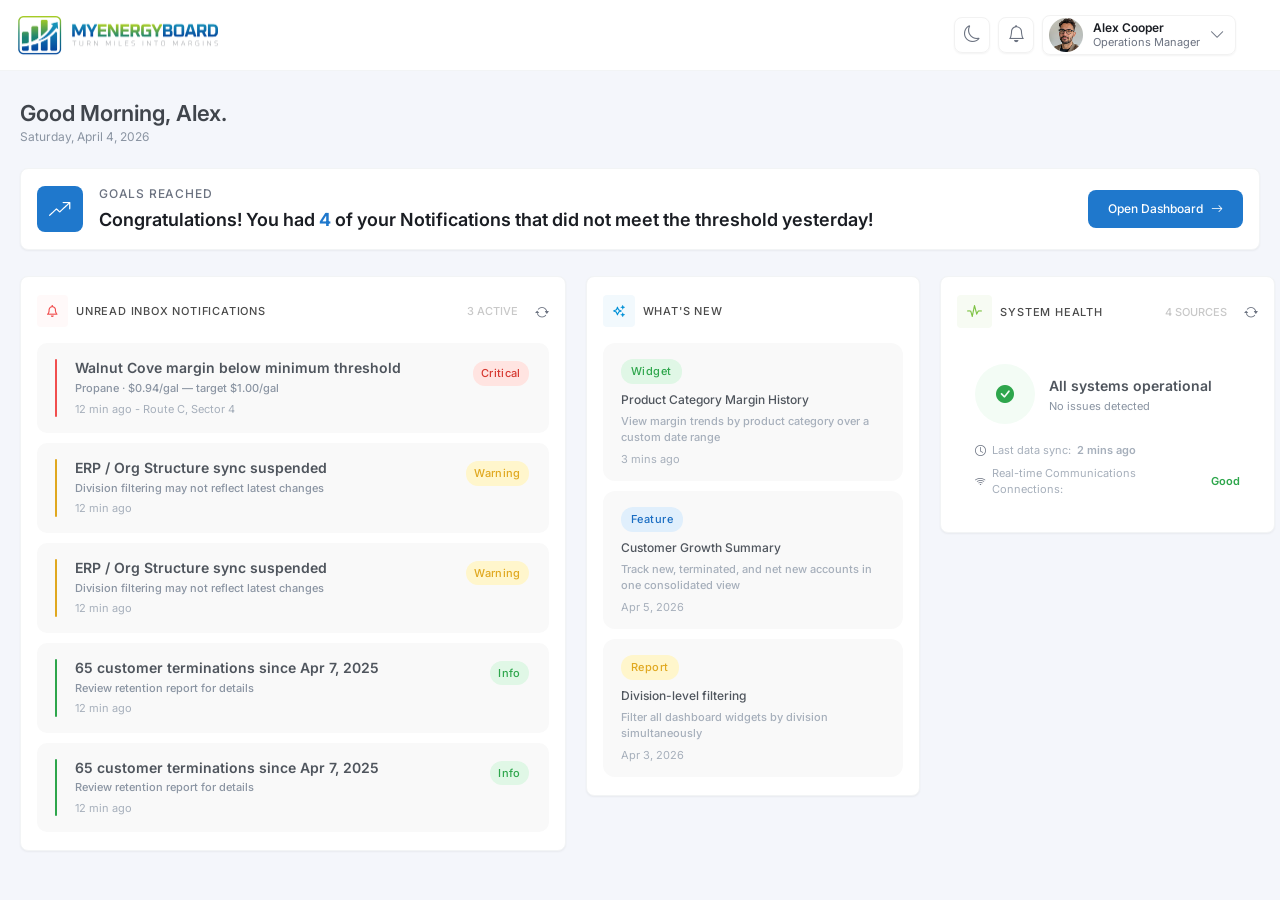
<file: index.html>
﻿<!DOCTYPE html>

<html lang="en" xmlns="http://www.w3.org/1999/xhtml">
<head>
    <meta charset="utf-8" />
  <meta name="viewport" content="width=device-width, initial-scale=1.0"/>
    <title>My Energy Board - Dashboard</title>
  <!-- Bootstrap 5 -->
  <link href="https://cdn.jsdelivr.net/npm/bootstrap@5.3.3/dist/css/bootstrap.min.css" rel="stylesheet"/>
  <!-- Bootstrap Icons -->
  <link href="https://cdn.jsdelivr.net/npm/bootstrap-icons@1.11.3/font/bootstrap-icons.min.css" rel="stylesheet"/>
  <!-- Google Fonts -->
  <link href="https://fonts.googleapis.com/css2?family=Inter:wght@400;500;600;700&display=swap" rel="stylesheet"/>
<link rel="stylesheet" href="css/style.css">
</head>
<body>


<!-- ═══════════════════════════════ TOP BAR ═══════════════════════════════ -->
<nav class="topbar">
  <!-- Logo -->
  <div class="logo-wrap">
    <div class="logo-icon">
    <img src="images/logo.png">
    </div>
   <!-- <span class="logo-text">My Energy Board</span>-->
  </div>

 <!-- <div class="topbar-divider"></div>-->

  <!-- Sidebar toggle -->
  <!--<button class="sidebar-toggle">
  <img src="images/logo-side-icon.png">
  </button>-->

  <!-- Right controls -->
  <div class="topbar-right">
    <!-- Dark mode toggle -->
    <button class="icon-btn" title="Toggle theme">
      <i class="bi bi-moon"></i>
    </button>

    <!-- Notifications -->
    <button class="icon-btn position-relative" title="Notifications">
      <i class="bi bi-bell"></i>
<!--      <span class="position-absolute top-0 start-100 translate-middle badge rounded-pill bg-danger"
            style="font-size:9px;padding:3px 5px;">3</span>-->
    </button>

    <!-- User Dropdown -->
    <div class="dropdown user-dropdown">
      <button class="dropdown-toggle" data-bs-toggle="dropdown" aria-expanded="false">
        <div class="avatar"><img src="images/user-profile-pic.png"></div>
        <div class="user-info">
          <div class="u-name">Alex Cooper</div>
          <div class="u-role">Operations Manager</div>
        </div>
        <i class="bi bi-chevron-down caret-icon"></i>
      </button>
      <ul class="dropdown-menu dropdown-menu-end">
        <li><a class="dropdown-item" href="#"><i class="bi bi-person"></i> My Profile</a></li>
        <li><a class="dropdown-item" href="#"><i class="bi bi-gear"></i> Settings</a></li>
        <li><a class="dropdown-item" href="#"><i class="bi bi-shield-lock"></i> Security</a></li>
        <li><hr class="dropdown-divider"></li>
        <li><a class="dropdown-item text-danger" href="#"><i class="bi bi-box-arrow-right"></i> Sign out</a></li>
      </ul>
    </div>
  </div>
</nav>



<!-- ═══════════════════════════════ SIDEBAR ═══════════════════════════════ -->
<aside class="sidebar">
  <a href="#" class="nav-item active">
    <div class="nav-icon-wrap"><i class="bi bi-house-door"></i></div>
    <span class="nav-label">Home</span>
  </a>
  <a href="#" class="nav-item">
    <div class="nav-icon-wrap"><i class="bi bi-graph-up-arrow"></i></div>
    <span class="nav-label">Dashboard</span>
  </a>
  <a href="#" class="nav-item">
    <div class="nav-icon-wrap"><i class="bi bi-bookmarks"></i></div>
    <span class="nav-label">My Items</span>
  </a>
  <a href="#" class="nav-item">
    <div class="nav-icon-wrap"><i class="bi bi-bell"></i></div>
    <span class="nav-label">Notifications</span>
  </a>
  <a href="#" class="nav-item">
    <div class="nav-icon-wrap"><i class="bi bi-file-earmark-text"></i></div>
    <span class="nav-label">Reports</span>
  </a>
  <a href="#" class="nav-item">
    <div class="nav-icon-wrap"><i class="bi bi-droplet-half"></i></div>
    <span class="nav-label">Tanks</span>
  </a>
  <a href="#" class="nav-item">
    <div class="nav-icon-wrap"><i class="bi bi-sliders"></i></div>
    <span class="nav-label">Administration</span>
  </a>
    <a href="#" class="nav-item">
      <div class="nav-icon-wrap"><i class="bi bi-gear"></i></div>
      <span class="nav-label">System Administration</span>
  </a>

<!--  <div class="sidebar-bottom">
    <a href="#" class="nav-item">
      <div class="nav-icon-wrap"><i class="bi bi-gear"></i></div>
      <span class="nav-label">Settings</span>
    </a>
  </div>-->
</aside>



<!-- ═══════════════════════════════ MAIN ══════════════════════════════════ -->
<main class="main-content">

  <!-- Greeting -->
  <div class="greeting mb-0">
    <h2>Good Morning, Alex.</h2>
    <p>Saturday, April 4, 2026</p>
  </div>

  <!-- Goals Banner -->
  <div class="goals-banner">
    <div class="goals-icon">
     <!-- <i class="bi bi-graph-up-arrow"></i>-->
    <img src="images/goal-graph-arrow.png"></div>
    <div class="goals-text">
      <small>Goals Reached</small>
      Congratulations! You had <span class="highlight">4</span> of your Notifications that did not meet the threshold yesterday!
    </div>
    <button class="btn-open-dash">
      Open Dashboard <i class="bi bi-arrow-right"></i>
    </button>
  </div>

  <!-- 3-Column Grid -->
  <div class="dash-grid">

    <!-- ── COLUMN 1: Inbox Notifications ── -->
    <div class="dash-card">
      <div class="card-header-row">
<!--        <i class="bi bi-bell ch-icon-red"></i>-->
    <img src="images/bell-icon-red.png" class="ch-icon-red">        
        <span class="ch-title">Unread Inbox Notifications</span>
        <span class="ch-badge">3 Active</span>
        <button class="refresh-btn"><i class="bi bi-arrow-repeat"></i></button>
      </div>
      <ul class="notif-list">

        <li class="notif-item critical">
          <div class="notif-accent"></div>
          <div class="notif-inner">
            <div class="notif-body">
              <div class="notif-title">Walnut Cove margin below minimum threshold</div>
              <div class="notif-sub">Propane · $0.94/gal — target $1.00/gal</div>
              <div class="notif-time">12 min ago - Route C, Sector 4</div>
            </div>
            <div class="notif-pill-wrap"><span class="status-pill pill-critical">Critical</span></div>
          </div>
        </li>

        <li class="notif-item warning">
          <div class="notif-accent"></div>
          <div class="notif-inner">
            <div class="notif-body">
              <div class="notif-title">ERP / Org Structure sync suspended</div>
              <div class="notif-sub">Division filtering may not reflect latest changes</div>
              <div class="notif-time">12 min ago</div>
            </div>
            <div class="notif-pill-wrap"><span class="status-pill pill-warning">Warning</span></div>
          </div>
        </li>

        <li class="notif-item warning">
          <div class="notif-accent"></div>
          <div class="notif-inner">
            <div class="notif-body">
              <div class="notif-title">ERP / Org Structure sync suspended</div>
              <div class="notif-sub">Division filtering may not reflect latest changes</div>
              <div class="notif-time">12 min ago</div>
            </div>
            <div class="notif-pill-wrap"><span class="status-pill pill-warning">Warning</span></div>
          </div>
        </li>

        <li class="notif-item info">
          <div class="notif-accent"></div>
          <div class="notif-inner">
            <div class="notif-body">
              <div class="notif-title">65 customer terminations since Apr 7, 2025</div>
              <div class="notif-sub">Review retention report for details</div>
              <div class="notif-time">12 min ago</div>
            </div>
            <div class="notif-pill-wrap"><span class="status-pill pill-info">Info</span></div>
          </div>
        </li>

        <li class="notif-item info">
          <div class="notif-accent"></div>
          <div class="notif-inner">
            <div class="notif-body">
              <div class="notif-title">65 customer terminations since Apr 7, 2025</div>
              <div class="notif-sub">Review retention report for details</div>
              <div class="notif-time">12 min ago</div>
            </div>
            <div class="notif-pill-wrap"><span class="status-pill pill-info">Info</span></div>
          </div>
        </li>

      </ul>
    </div>

    <!-- ── COLUMN 2: What's New ── -->
    <div class="dash-card">
      <div class="card-header-row">
<!--        <i class="bi bi-stars ch-icon-blue"></i>-->
    <img src="images/sparkles-whats-news-icon.png" class="ch-icon-blue">        
    <span class="ch-title">What's New</span>
      </div>
      <ul class="news-list">

        <li class="news-item">
          <span class="news-tag tag-widget">Widget</span>
          <div class="news-title">Product Category Margin History</div>
          <div class="news-desc">View margin trends by product category over a custom date range</div>
          <div class="news-date">3 mins ago</div>
        </li>

        <li class="news-item">
          <span class="news-tag tag-feature">Feature</span>
          <div class="news-title">Customer Growth Summary</div>
          <div class="news-desc">Track new, terminated, and net new accounts in one consolidated view</div>
          <div class="news-date">Apr 5, 2026</div>
        </li>

        <li class="news-item">
          <span class="news-tag tag-report">Report</span>
          <div class="news-title">Division-level filtering</div>
          <div class="news-desc">Filter all dashboard widgets by division simultaneously</div>
          <div class="news-date">Apr 3, 2026</div>
        </li>

      </ul>
    </div>

    <!-- ── COLUMN 3: System Health ── -->
    <div class="dash-card">
      <div class="card-header-row">
<!--        <i class="bi bi-activity ch-icon-green"></i>-->
    <img src="images/wave-pulse.png" class="ch-icon-green">        
        <span class="ch-title">System Health</span>
        <span class="ch-badge">4 Sources</span>
        <button class="refresh-btn"><i class="bi bi-arrow-repeat"></i></button>
      </div>
      <div class="health-body">
        <div class="health-status">
          <div class="health-circle">
            <i class="bi bi-check-circle-fill"></i>
          </div>
          <div>
            <div class="health-label">All systems operational</div>
            <div class="health-sub">No issues detected</div>
          </div>
        </div>
        <div class="health-meta">
          <p>
            <i class="bi bi-clock" style="color:var(--text-muted);"></i>
            Last data sync: <span class="mono">2 mins ago</span>
          </p>
          <p>
            <i class="bi bi-wifi" style="color:var(--text-muted);"></i>
            Real-time Communications Connections:&nbsp;<span class="good">Good</span>
          </p>
        </div>
      </div>
    </div>

  </div><!-- /dash-grid -->
</main>



<!-- Bootstrap 5 JS -->
<script src="https://cdn.jsdelivr.net/npm/bootstrap@5.3.3/dist/js/bootstrap.bundle.min.js"></script>
</body>
</html>
</file>
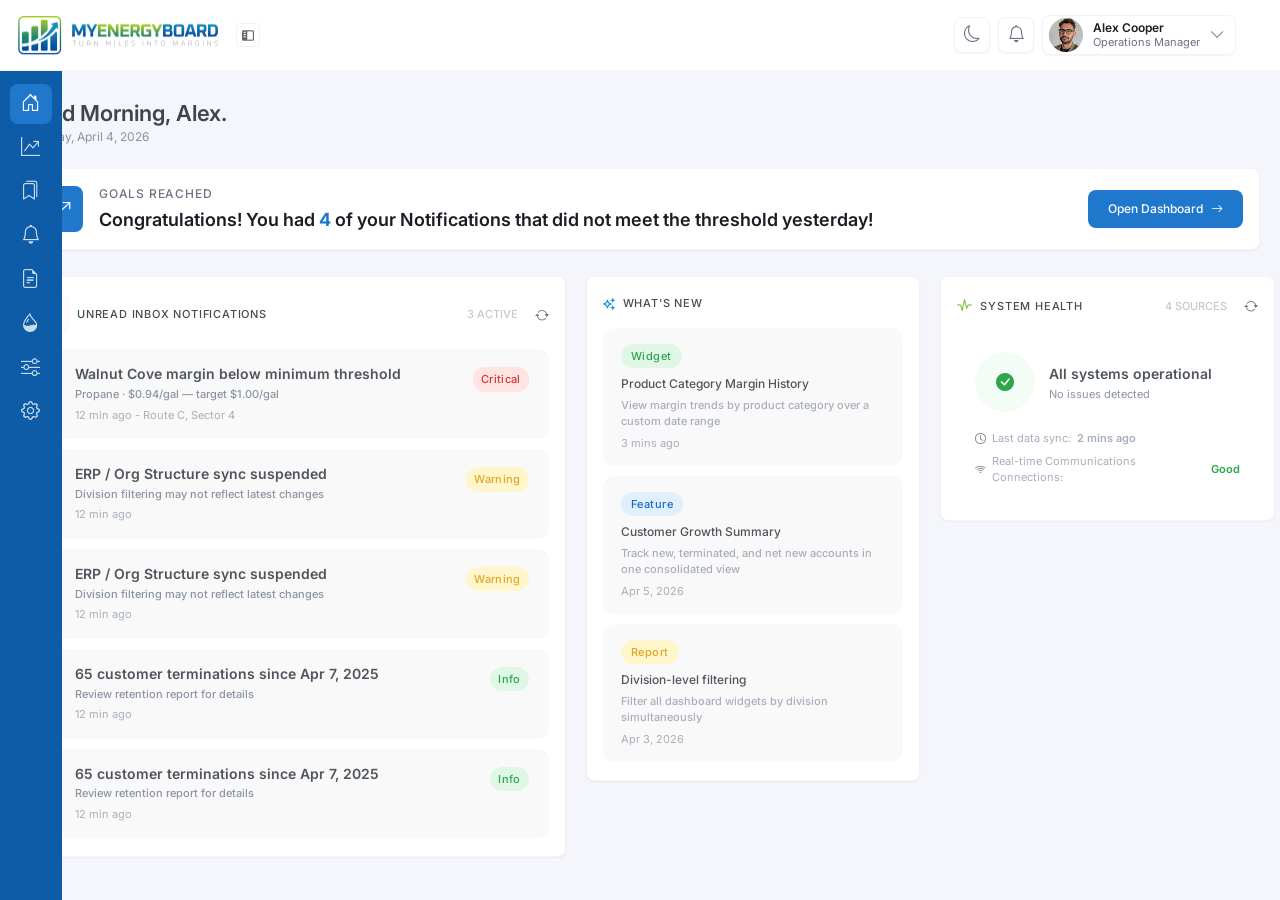
<file: index-sidebar.html>
﻿<!DOCTYPE html>

<html lang="en" xmlns="http://www.w3.org/1999/xhtml">
<head>
    <meta charset="utf-8" />
  <meta name="viewport" content="width=device-width, initial-scale=1.0"/>
    <title>My Energy Board - Dashboard</title>
  <!-- Bootstrap 5 -->
  <link href="https://cdn.jsdelivr.net/npm/bootstrap@5.3.3/dist/css/bootstrap.min.css" rel="stylesheet"/>
  <!-- Bootstrap Icons -->
  <link href="https://cdn.jsdelivr.net/npm/bootstrap-icons@1.11.3/font/bootstrap-icons.min.css" rel="stylesheet"/>
  <!-- Google Fonts -->
  <link href="https://fonts.googleapis.com/css2?family=Inter:wght@400;500;600;700&display=swap" rel="stylesheet"/>
<link rel="stylesheet" href="css/style.css">
<style type="text/css">
    .sidebar {display:block !important;}
    </style>
</head>
<body>


<!-- ═══════════════════════════════ TOP BAR ═══════════════════════════════ -->
<nav class="topbar">
  <!-- Logo -->
  <div class="logo-wrap">
    <div class="logo-icon">
    <img src="images/logo.png">
    </div>
   <!-- <span class="logo-text">My Energy Board</span>-->
  </div>

 <!-- <div class="topbar-divider"></div>-->

  <!-- Sidebar toggle -->
  <button class="sidebar-toggle">
  <img src="images/logo-side-icon.png">
  </button>

  <!-- Right controls -->
  <div class="topbar-right">
    <!-- Dark mode toggle -->
    <button class="icon-btn" title="Toggle theme">
      <i class="bi bi-moon"></i>
    </button>

    <!-- Notifications -->
    <button class="icon-btn position-relative" title="Notifications">
      <i class="bi bi-bell"></i>
<!--      <span class="position-absolute top-0 start-100 translate-middle badge rounded-pill bg-danger"
            style="font-size:9px;padding:3px 5px;">3</span>-->
    </button>

    <!-- User Dropdown -->
    <div class="dropdown user-dropdown">
      <button class="dropdown-toggle" data-bs-toggle="dropdown" aria-expanded="false">
        <div class="avatar"><img src="images/user-profile-pic.png"></div>
        <div class="user-info">
          <div class="u-name">Alex Cooper</div>
          <div class="u-role">Operations Manager</div>
        </div>
        <i class="bi bi-chevron-down caret-icon"></i>
      </button>
      <ul class="dropdown-menu dropdown-menu-end">
        <li><a class="dropdown-item" href="#"><i class="bi bi-person"></i> My Profile</a></li>
        <li><a class="dropdown-item" href="#"><i class="bi bi-gear"></i> Settings</a></li>
        <li><a class="dropdown-item" href="#"><i class="bi bi-shield-lock"></i> Security</a></li>
        <li><hr class="dropdown-divider"></li>
        <li><a class="dropdown-item text-danger" href="#"><i class="bi bi-box-arrow-right"></i> Sign out</a></li>
      </ul>
    </div>
  </div>
</nav>



<!-- ═══════════════════════════════ SIDEBAR ═══════════════════════════════ -->
<aside class="sidebar">
  <a href="#" class="nav-item active">
    <div class="nav-icon-wrap"><i class="bi bi-house-door"></i></div>
    <span class="nav-label">Home</span>
  </a>
  <a href="#" class="nav-item">
    <div class="nav-icon-wrap"><i class="bi bi-graph-up-arrow"></i></div>
    <span class="nav-label">Dashboard</span>
  </a>
  <a href="#" class="nav-item">
    <div class="nav-icon-wrap"><i class="bi bi-bookmarks"></i></div>
    <span class="nav-label">My Items</span>
  </a>
  <a href="#" class="nav-item">
    <div class="nav-icon-wrap"><i class="bi bi-bell"></i></div>
    <span class="nav-label">Notifications</span>
  </a>
  <a href="#" class="nav-item">
    <div class="nav-icon-wrap"><i class="bi bi-file-earmark-text"></i></div>
    <span class="nav-label">Reports</span>
  </a>
  <a href="#" class="nav-item">
    <div class="nav-icon-wrap"><i class="bi bi-droplet-half"></i></div>
    <span class="nav-label">Tanks</span>
  </a>
  <a href="#" class="nav-item">
    <div class="nav-icon-wrap"><i class="bi bi-sliders"></i></div>
    <span class="nav-label">Administration</span>
  </a>
    <a href="#" class="nav-item">
      <div class="nav-icon-wrap"><i class="bi bi-gear"></i></div>
      <span class="nav-label">System Administration</span>
  </a>

<!--  <div class="sidebar-bottom">
    <a href="#" class="nav-item">
      <div class="nav-icon-wrap"><i class="bi bi-gear"></i></div>
      <span class="nav-label">Settings</span>
    </a>
  </div>-->
</aside>



<!-- ═══════════════════════════════ MAIN ══════════════════════════════════ -->
<main class="main-content">

  <!-- Greeting -->
  <div class="greeting mb-0">
    <h2>Good Morning, Alex.</h2>
    <p>Saturday, April 4, 2026</p>
  </div>

  <!-- Goals Banner -->
  <div class="goals-banner">
    <div class="goals-icon">
     <!-- <i class="bi bi-graph-up-arrow"></i>-->
    <img src="images/goal-graph-arrow.png"></div>
    <div class="goals-text">
      <small>Goals Reached</small>
      Congratulations! You had <span class="highlight">4</span> of your Notifications that did not meet the threshold yesterday!
    </div>
    <button class="btn-open-dash">
      Open Dashboard <i class="bi bi-arrow-right"></i>
    </button>
  </div>

  <!-- 3-Column Grid -->
  <div class="dash-grid">

    <!-- ── COLUMN 1: Inbox Notifications ── -->
    <div class="dash-card">
      <div class="card-header-row">
        <i class="bi bi-bell ch-icon-red"></i>
        <span class="ch-title">Unread Inbox Notifications</span>
        <span class="ch-badge">3 Active</span>
        <button class="refresh-btn"><i class="bi bi-arrow-repeat"></i></button>
      </div>
      <ul class="notif-list">

        <li class="notif-item critical">
          <div class="notif-accent"></div>
          <div class="notif-inner">
            <div class="notif-body">
              <div class="notif-title">Walnut Cove margin below minimum threshold</div>
              <div class="notif-sub">Propane · $0.94/gal — target $1.00/gal</div>
              <div class="notif-time">12 min ago - Route C, Sector 4</div>
            </div>
            <div class="notif-pill-wrap"><span class="status-pill pill-critical">Critical</span></div>
          </div>
        </li>

        <li class="notif-item warning">
          <div class="notif-accent"></div>
          <div class="notif-inner">
            <div class="notif-body">
              <div class="notif-title">ERP / Org Structure sync suspended</div>
              <div class="notif-sub">Division filtering may not reflect latest changes</div>
              <div class="notif-time">12 min ago</div>
            </div>
            <div class="notif-pill-wrap"><span class="status-pill pill-warning">Warning</span></div>
          </div>
        </li>

        <li class="notif-item warning">
          <div class="notif-accent"></div>
          <div class="notif-inner">
            <div class="notif-body">
              <div class="notif-title">ERP / Org Structure sync suspended</div>
              <div class="notif-sub">Division filtering may not reflect latest changes</div>
              <div class="notif-time">12 min ago</div>
            </div>
            <div class="notif-pill-wrap"><span class="status-pill pill-warning">Warning</span></div>
          </div>
        </li>

        <li class="notif-item info">
          <div class="notif-accent"></div>
          <div class="notif-inner">
            <div class="notif-body">
              <div class="notif-title">65 customer terminations since Apr 7, 2025</div>
              <div class="notif-sub">Review retention report for details</div>
              <div class="notif-time">12 min ago</div>
            </div>
            <div class="notif-pill-wrap"><span class="status-pill pill-info">Info</span></div>
          </div>
        </li>

        <li class="notif-item info">
          <div class="notif-accent"></div>
          <div class="notif-inner">
            <div class="notif-body">
              <div class="notif-title">65 customer terminations since Apr 7, 2025</div>
              <div class="notif-sub">Review retention report for details</div>
              <div class="notif-time">12 min ago</div>
            </div>
            <div class="notif-pill-wrap"><span class="status-pill pill-info">Info</span></div>
          </div>
        </li>

      </ul>
    </div>

    <!-- ── COLUMN 2: What's New ── -->
    <div class="dash-card">
      <div class="card-header-row">
<!--        <i class="bi bi-stars ch-icon-blue"></i>-->
    <img src="images/sparkles-whats-news-icon.png">        
    <span class="ch-title">What's New</span>
      </div>
      <ul class="news-list">

        <li class="news-item">
          <span class="news-tag tag-widget">Widget</span>
          <div class="news-title">Product Category Margin History</div>
          <div class="news-desc">View margin trends by product category over a custom date range</div>
          <div class="news-date">3 mins ago</div>
        </li>

        <li class="news-item">
          <span class="news-tag tag-feature">Feature</span>
          <div class="news-title">Customer Growth Summary</div>
          <div class="news-desc">Track new, terminated, and net new accounts in one consolidated view</div>
          <div class="news-date">Apr 5, 2026</div>
        </li>

        <li class="news-item">
          <span class="news-tag tag-report">Report</span>
          <div class="news-title">Division-level filtering</div>
          <div class="news-desc">Filter all dashboard widgets by division simultaneously</div>
          <div class="news-date">Apr 3, 2026</div>
        </li>

      </ul>
    </div>

    <!-- ── COLUMN 3: System Health ── -->
    <div class="dash-card">
      <div class="card-header-row">
<!--        <i class="bi bi-activity ch-icon-green"></i>-->
    <img src="images/wave-pulse.png">        
        <span class="ch-title">System Health</span>
        <span class="ch-badge">4 Sources</span>
        <button class="refresh-btn"><i class="bi bi-arrow-repeat"></i></button>
      </div>
      <div class="health-body">
        <div class="health-status">
          <div class="health-circle">
            <i class="bi bi-check-circle-fill"></i>
          </div>
          <div>
            <div class="health-label">All systems operational</div>
            <div class="health-sub">No issues detected</div>
          </div>
        </div>
        <div class="health-meta">
          <p>
            <i class="bi bi-clock" style="color:var(--text-muted);"></i>
            Last data sync: <span class="mono">2 mins ago</span>
          </p>
          <p>
            <i class="bi bi-wifi" style="color:var(--text-muted);"></i>
            Real-time Communications Connections:&nbsp;<span class="good">Good</span>
          </p>
        </div>
      </div>
    </div>

  </div><!-- /dash-grid -->
</main>



<!-- Bootstrap 5 JS -->
<script src="https://cdn.jsdelivr.net/npm/bootstrap@5.3.3/dist/js/bootstrap.bundle.min.js"></script>
</body>
</html>
</file>
<file: css/style.css>
﻿    :root {
      --blue-primary: #1F78CC;
      --blue-dark: #0d4fd4;
      --sidebar-w: 56px;
      --topbar-h: 70px;
      --bg: #f4f6fb;
      --card-bg: #ffffff;
      --text-main: #1a1d23;
      --text-muted: #6b7280;
      --border: #F2F4F5;
      --red: #F14F4F;
      --amber: #E0A820;
      --green: #2EA64C;
      --info-blue: #3b82f6;
      --badge-critical: #FFE4E1;
      --badge-critical-text: #D63830;
      --badge-warning-bg: #FFF6CC;
      --badge-warning-text: #E0A820;
      --badge-info-bg: #E0F7E6;
      --badge-info-text: #2EA64C;
      --tag-widget: #E0F7E6;
      --tag-widget-text: #2EA64C;
      --tag-feature: #E0EFFC;
      --tag-feature-text: #1A6DC2;
      --tag-report: #FFF6CC;
      --tag-report-text: #E0A820;
    }

    *, *::before, *::after { box-sizing: border-box; }

    body {
      font-family: 'Inter', sans-serif;
      background: var(--bg);
      color: var(--text-main);
      margin: 0;
    }

    /* ── TOP BAR ─────────────────────────────────────── */
    .topbar {
      position: fixed;
      top: 0;
      left: 0;
      right: 0;
      height: var(--topbar-h);
      background: #fff;
      border-bottom: 1px solid var(--border);
      display: flex;
      align-items: center;
      padding: 35px 44px 35px 18px;
      z-index: 1030;
      gap: 12px;
    }

    .topbar .logo-wrap {
      display: flex;
      align-items: center;
      gap: 10px;
      min-width: 119px;
    }

    .logo-icon {
      width: 200px;
      /* height: 36px; */
      /* background: var(--blue-primary); */
      /* border-radius: 10px; */
      display: flex;
      align-items: center;
      justify-content: center;
    }
    .logo-icon img {
      width: 100%;
    }
      .logo-icon svg { width: 22px; height: 22px; fill: #fff; }

    .logo-text {
      font-size: 15px;
      font-weight: 700;
      color: var(--text-main);
      letter-spacing: -0.3px;
    }

    .topbar-divider {
      width: 1px; height: 28px;
      background: var(--border);
      margin: 0 6px;
    }

    .sidebar-toggle {
      background: none; border: none; padding: 6px;
      border-radius: 8px; cursor: pointer; color: var(--text-muted);
      display: flex; align-items: center;
    }
    .sidebar-toggle:hover { background: var(--bg); }

    .topbar-right {
      margin-left: auto;
      display: flex;
      align-items: center;
      gap: 8px;
    }

    .icon-btn {
      width: 36px; height: 36px;
      border: none; background: none;
      border-radius: 50%;
      display: flex; align-items: center; justify-content: center;
      cursor: pointer; color: var(--text-muted); font-size: 17px;
      transition: background .15s;
    }
    .icon-btn:hover { background: var(--bg); }

.topbar-right .icon-btn {border:1px solid #F2F2F2; border-radius:8px; box-shadow: 0px 1px 2px 0px #0000000D;}
.topbar-right .dropdown.user-dropdown {border:1px solid #F2F2F2; border-radius:8px; box-shadow: 0px 1px 2px 0px #0000000D;}

    /* User dropdown */
    .user-dropdown .dropdown-toggle {
      display: flex;
      align-items: center;
      gap: 10px;
      background: none;
      border: none;
      cursor: pointer;
      padding: 2px 10px 2px 6px;
      border-radius: 40px;
      transition: background .15s;
    }
    .user-dropdown .dropdown-toggle:hover { background: var(--bg); }
    .user-dropdown .dropdown-toggle::after { display: none; } /* hide default caret */

    .avatar {
      width: 34px;
      height: 34px;
      border-radius: 50%;
      object-fit: cover;
      /* background: linear-gradient(135deg,#6ee7f7,#4f8ef7); */
      display: flex;
      align-items: center;
      justify-content: center;
      font-weight: 700;
      font-size: 13px;
      color: #fff;
    }
    .avatar img {
      width:100%;
}

    .user-info { text-align: left; line-height: 1.2; }
    .user-info .u-name {font-size: 12px;font-weight: 600;color: var(--text-main);}
    .user-info .u-role {font-size: 11px;color: var(--text-muted);font-weight: 400;}
    .user-dropdown .caret-icon { color: var(--text-muted); font-size: 15px; }

    .user-dropdown .dropdown-menu {
      min-width: 190px;
      border: 1px solid var(--border);
      box-shadow: 0 8px 24px rgba(0,0,0,.1);
      border-radius: 12px;
      padding: 6px;
    }
    .user-dropdown .dropdown-item {
      border-radius: 8px; font-size: 13.5px;
      display: flex; align-items: center; gap: 8px;
      padding: 8px 12px; color: var(--text-main);
    }
    .user-dropdown .dropdown-item:hover { background: var(--bg); }
    .user-dropdown .dropdown-divider { margin: 4px 0; }

    /* ── SIDEBAR ─────────────────────────────────────── */
    .sidebar {
      position: fixed;
      top: var(--topbar-h);
      left: 0;
      width: 62px;
      height: calc(100vh - var(--topbar-h));
      background: #0E5CA8;
      border-right: none;
      display: flex;
      flex-direction: column;
      start;
      padding: 10px 10px;
      gap: 2px;
      z-index: 1020;
      overflow: hidden;
      transition: width 0.28s cubic-bezier(.4,0,.2,1), box-shadow 0.28s ease;
      display: none;
    }
    .sidebar:hover {
      width: 260px;
      box-shadow: 4px 0 28px rgba(0,0,0,.22);
    }

    .nav-item {
      width: 100%;
      display: flex;
      align-items: center;
      border-radius: 8px;
      transition: background .18s;
      cursor: pointer;
      text-decoration: none;
      color: rgba(255,255,255,0.78);
      min-height: 40px;
      flex-shrink: 0;
      white-space: nowrap;
      margin: 4px 0;
    }
    .nav-item:hover {
      background: rgba(255,255,255,0.16);
      color: #fff;
    }
    .nav-item.active {
      background: #1F78CC;
      color: #fff;
      /* box-shadow: 0 2px 10px rgba(0,0,0,.12); */
    }

    .nav-icon-wrap {
      min-width: 40px;
      width: 40px;
      height: 38px;
      display: flex;
      align-items: center;
      justify-content: center;
      font-size: 19px;
      flex-shrink: 0;
    }

    .nav-label {
      font-size: 14px;
      font-weight: 500;
      white-space: nowrap;
      opacity: 0;
      transform: translateX(-8px);
      transition: opacity 0.22s ease 0.08s, transform 0.22s ease 0.08s;
      pointer-events: none;
      letter-spacing: 0.1px;
    }
    .sidebar:hover .nav-label {
      opacity: 1;
      transform: translateX(0);
    }

    .sidebar-bottom {
      margin-top: auto;
      width: 100%;
      display: flex; flex-direction: column; gap: 2px;
    }

    /* ── MAIN CONTENT ────────────────────────────────── */
    .main-content {
      margin-top: var(--topbar-h);
      margin-left: 56px;
      padding: 30px 20px;
      min-height: calc(100vh - var(--topbar-h));
      margin-left: 0;
    }

    /* ── GREETING ────────────────────────────────────── */
    .greeting h2 {
      font-size: 22px;
      font-weight: 600;
      letter-spacing: 0;
      margin-bottom: 2px;
      color: #40454C;
    }
    .greeting p {color: #8A94A2;font-size: 12px;margin: 0;font-weight: 400;}

    /* ── GOALS BANNER ────────────────────────────────── */
    .goals-banner {
      background: #fff;
      border: 1px solid var(--border);
      border-radius: 8px;
      padding: 16px;
      display: flex;
      align-items: center;
      gap: 16px;
      margin: 22px 0 26px;
      box-shadow: 0px 1px 2px 0px #0000000D;
    }
    .goals-icon {
      width: 46px;
      height: 46px;
      flex-shrink: 0;
      background: var(--blue-primary);
      border-radius: 8px;
      display: flex;
      align-items: center;
      justify-content: center;
      color: #fff;
      font-size: 20px;
    }
    .goals-text {flex: 1;font-size: 18px;font-weight: 600;color: var(--text-main);}
    .goals-text .highlight { color: var(--blue-primary); font-weight: 700; }
    .goals-text small {
      display: block;
      font-size: 12px;
      font-weight: 500;
      text-transform: uppercase;
      letter-spacing: 0.8px;
      color: var(--text-muted);
      margin-bottom: 3px;
      }

    .btn-open-dash {
      background: var(--blue-primary);
      color: #fff;
      border: none;
      border-radius: 8px;
      padding: 10px 20px;
      font-size: 12px;
      font-weight: 500;
      white-space: nowrap;
      display: flex;
      align-items: center;
      gap: 8px;
      cursor: pointer;
      transition: background .15s;
    }
    .btn-open-dash:hover { background: var(--blue-dark); color: #fff; }

    /* ── 3-COLUMN GRID ───────────────────────────────── */
    .dash-grid {
      display: grid;
      grid-template-columns: 2fr 1fr 1fr;
      gap: 20px;
      grid-template-columns: 44% 27% 27%;
    }

    /* ── CARD BASE ───────────────────────────────────── */
    .dash-card {
      background: var(--card-bg);
      border: 1px solid var(--border);
      border-radius: 8px;
      overflow: hidden;
      padding: 16px 16px 8px 16px;
      box-shadow: 0px 1px 2px 0px #0000000D;
      align-self: start;
    }
    .card-header-row {
      padding: 2px 0 16px 0;
      border-bottom: 0px solid var(--border);
      display: flex;
      align-items: center;
      gap: 8px;
    }
    .card-header-row .ch-title {
      font-size: 11px;
      font-weight: 500;
      text-transform: uppercase;
      letter-spacing: 0.8px;
      color: #4A4A4A;
      flex: 1;
    }
    .card-header-row .ch-badge {
      font-size: 11px;
      font-weight: 500;
      color: #C8C8C8;
      /* background: var(--bg); */
      /* border-radius: 20px; */
      padding: 2px 9px;
      text-transform: uppercase;
    }
    .card-header-row .ch-icon { color: var(--text-muted); font-size: 15px; }
    .card-header-row .ch-icon-red {color: var(--red);font-size: 12px;background: #FFF9F9;padding: 10px;border-radius: 4px;}
    .card-header-row .ch-icon-blue {color: var(--blue-primary);font-size: 11px;background: #0090D70D;padding: 10px;border-radius: 4px;}
    .card-header-row .ch-icon-green {color: var(--green);font-size: 11px;/* background: #0090D70D; */padding: 10px;border-radius: 4px;background: var(--Primary-50, #F7FBF3);}
    .refresh-btn {
      background: none; border: none; padding: 0;
      cursor: pointer; color: var(--text-muted); font-size: 14px;
    }
    .refresh-btn:hover { color: var(--blue-primary); }

    /* ── NOTIFICATIONS ───────────────────────────────── */
    .notif-list { padding: 0; margin: 0; list-style: none; }
    .notif-item {
      display: flex;
      align-items: stretch;
      background: #F9F9F9;
      transition: background .12s;
      padding: 16px 8px 16px 18px;
      border-radius: 10px;
      margin-bottom: 10px;
      gap: 6px;
      /* border: 1px solid red; */
    }
    .notif-item:last-child { border-bottom: none; }
    .notif-item:hover { background: #f0ecec87; }

    /* Colored left accent bar */
    .notif-accent {
      width: 2px;
      flex-shrink: 0;
      border-radius: 3px;
    }
    .notif-item.critical .notif-accent { background: var(--red); }
    .notif-item.warning  .notif-accent { background: var(--amber); }
    .notif-item.info     .notif-accent {background: var(--green);}

    .notif-inner {
      flex: 1;
      display: flex;
      align-items: flex-start;
      gap: 10px;
      padding: 0px 12px;
    }

    .notif-body { flex: 1; min-width: 0; }
    .notif-title {
      font-size: 14px;
      font-weight: 600;
      color: #4F555D;
      margin-bottom: 3px;
      line-height: 1.35;
      white-space: nowrap;
      overflow: hidden;
      text-overflow: ellipsis;
    }
    .notif-sub  {font-size: 11px;color: #8A94A2;margin-bottom: 4px;line-height: 1.4;font-weight: 500;}
    .notif-time {font-size: 11px;color: #A6AFBB;/* font-family: 'DM Mono', monospace; */}

    .notif-pill-wrap { display: flex; align-items: flex-start; padding-top: 2px; flex-shrink: 0; }

    .status-pill {
      font-size: 11px;
      font-weight: 500;
      border-radius: 12px;
      padding: 4px 8px;
      white-space: nowrap;
      letter-spacing: 0.3px;
    }
    .pill-critical {background: var(--badge-critical);color: var(--badge-critical-text);/* border: 1px solid #fecaca; */}
    .pill-warning  {background: var(--badge-warning-bg);color: var(--badge-warning-text);/* border: 1px solid #fde68a; */}
    .pill-info     {background: var(--badge-info-bg);color: var(--badge-info-text);/* border: 1px solid #bfdbfe; */}

    /* ── WHAT'S NEW ──────────────────────────────────── */
    .news-list { padding: 0; margin: 0; list-style: none; }
    .news-item {
      padding: 14px 18px;
      background: #F9F9F9;
      margin-bottom: 10px;
      border-radius: 12px;
    }
    .news-item:last-child { border-bottom: none; }
    .news-item:hover { background: #f0ecec87; }

    .news-tag {
      display: inline-block;
      font-size: 11px;
      font-weight: 500;
      border-radius: 12px;
      padding: 4px 10px;
      letter-spacing: 0.5px;
      margin-bottom: 7px;
    }
    .tag-widget  { background: var(--tag-widget);  color: var(--tag-widget-text); }
    .tag-feature { background: var(--tag-feature); color: var(--tag-feature-text); }
    .tag-report  { background: var(--tag-report);  color: var(--tag-report-text); }

    .news-title {font-size: 12px;font-weight: 500;color: #4F555D;margin-bottom: 4px;}
    .news-desc  {font-size: 11px;color: #A6AFBB;line-height: 16px;font-weight: 500;}
    .news-date  {font-size: 11px;color: #A6AFBB;margin-top: 6px;font-weight: 400;}

    /* ── SYSTEM HEALTH ───────────────────────────────── */
    .health-body { padding: 20px 18px; }
    .health-status {
      display: flex; align-items: center; gap: 14px;
      margin-bottom: 18px;
    }
    .health-circle {
      width: 60px;
      height: 60px;
      border-radius: 50%;
      background: #F3FCF5;
      display: flex;
      align-items: center;
      justify-content: center;
      color: #2EA64C;
      font-size: 18px;
      flex-shrink: 0;
    }
    .health-label {font-size: 14px;font-weight: 600;margin-bottom: 2px;color: #4F555D;}
    .health-sub   {font-size: 11px;color: #8A94A2;}

    .health-meta p {
      font-size: 11px;
      color: #A6AFBB;
      margin: 0 0 6px;
      display: flex;
      gap: 6px;
      align-items: center;
      font-weight: 400;
    }
    .health-meta p span.good {color: #2EA64C;font-weight: 600;}
    .health-meta p .mono {font-weight: 600;}

    @media (max-width: 1024px) {
      .dash-grid { grid-template-columns: 1fr 1fr; }
    }
    @media (max-width: 700px) {
      .dash-grid { grid-template-columns: 1fr; }
      .goals-banner { flex-direction: column; align-items: flex-start; }
      /*additional - 14-april*/
      .sidebar {display: none;}
    .main-content {margin-left: 15px;
    margin-right: 15px;
    padding: 15px 0;
}
.notif-inner {
    display: block;
}
.notif-title {
    font-size: 12px;}
    .topbar .user-info { display:none;}


   
  }
</file>
